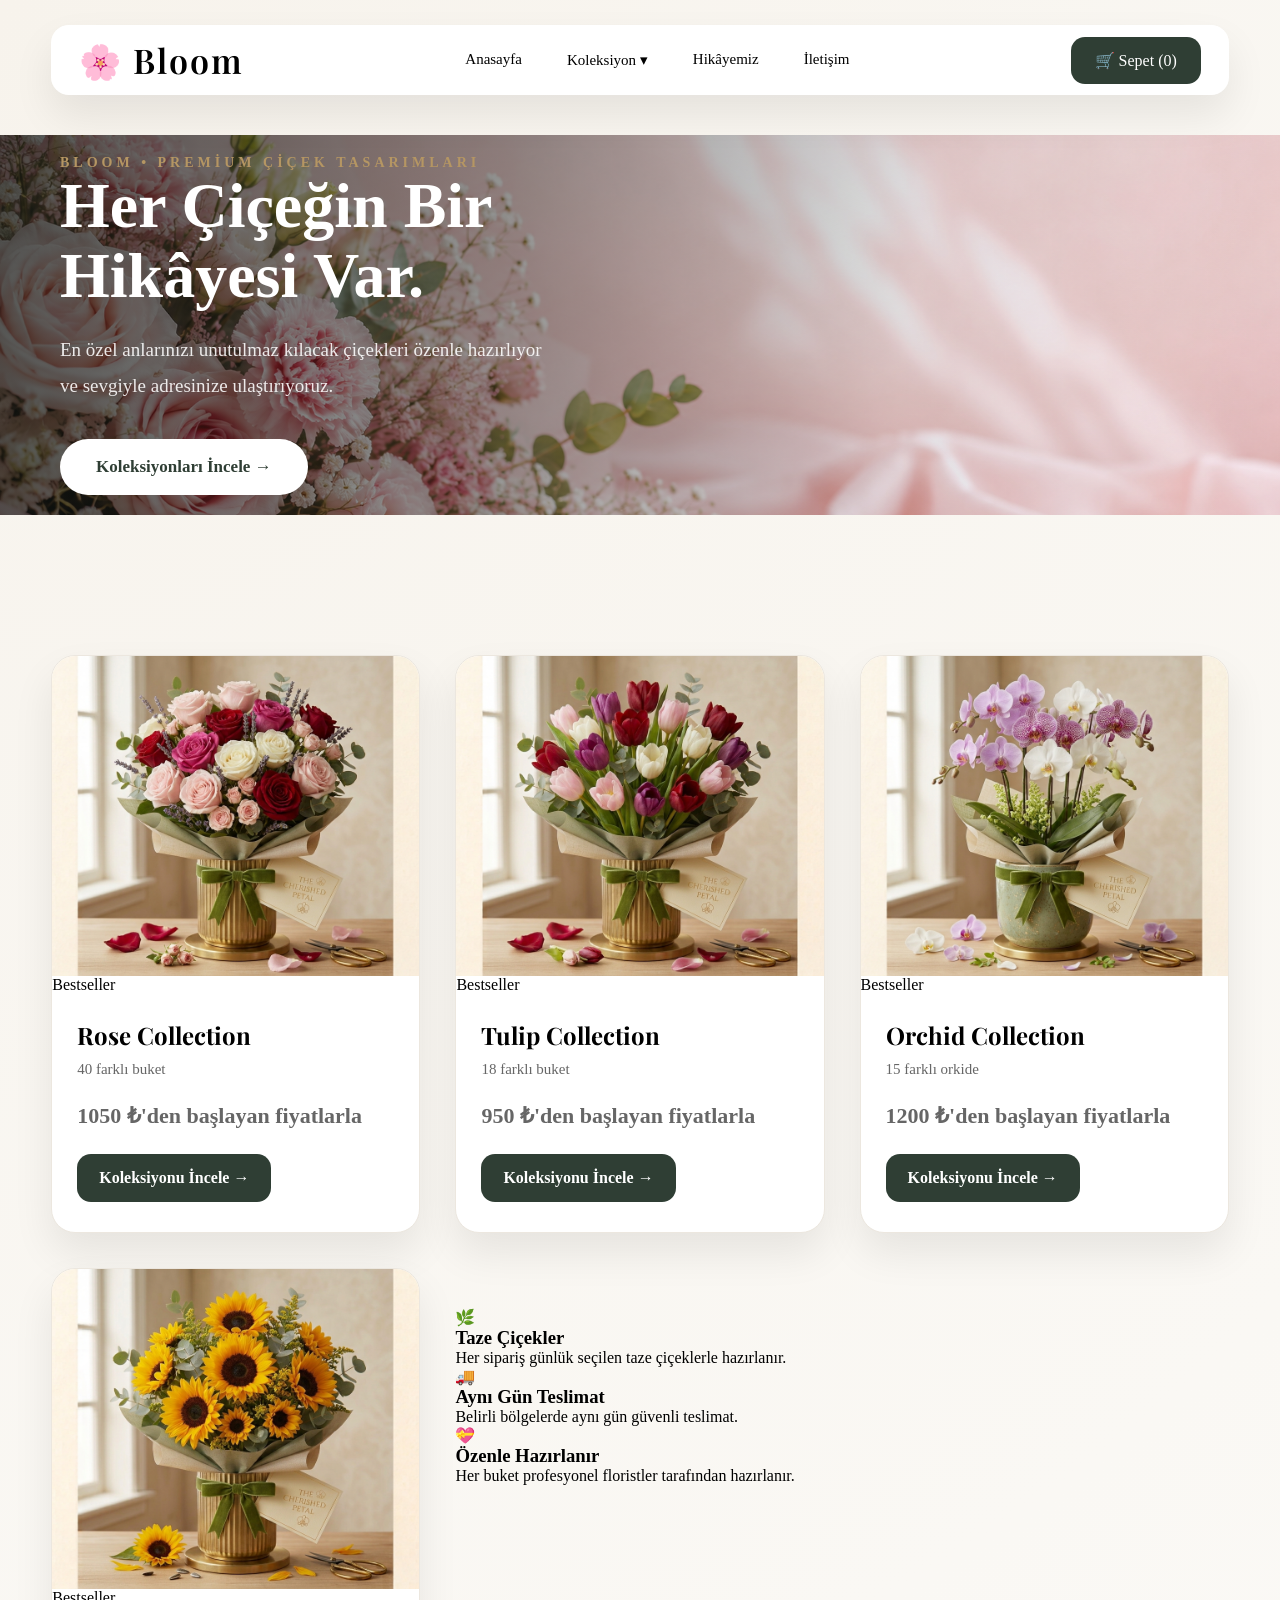
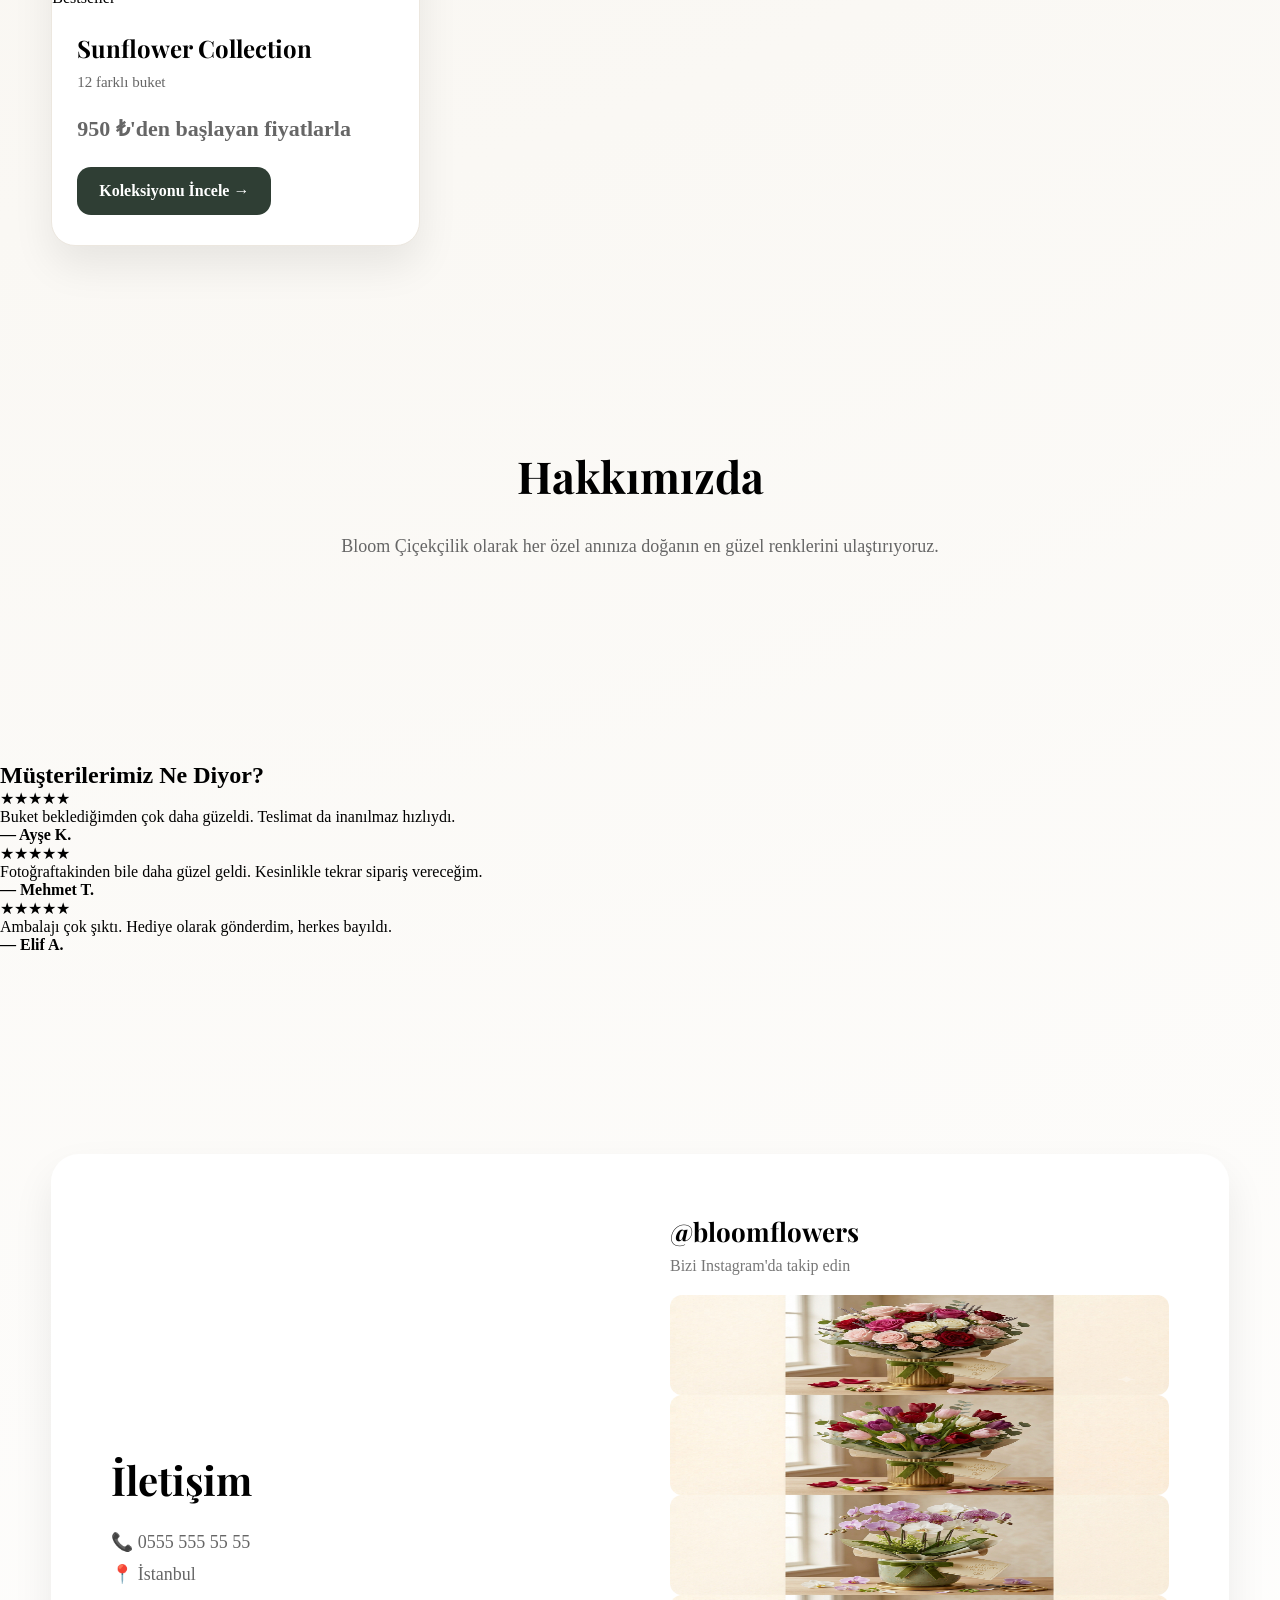
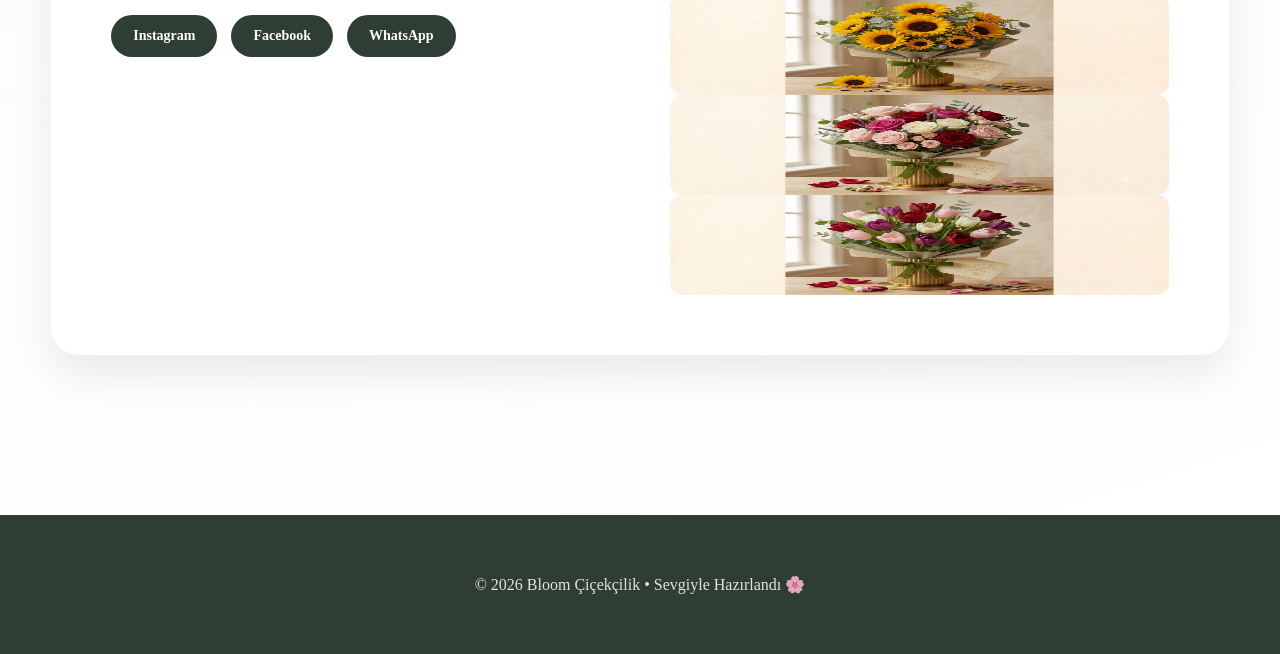
<file: index.html>
<!DOCTYPE html>
<html lang="tr">
<head>
    <link href="https://fonts.googleapis.com/css2?family=Playfair+Display:wght@400;500;600&family=Poppins:wght@300;400;500;600;700&display=swap" rel="stylesheet">
    <meta charset="UTF-8">
    <meta name="viewport" content="width=device-width, initial-scale=1.0">
    <title>Bloom Çiçekçilik</title>

    <link rel="preconnect" href="https://fonts.googleapis.com">
    <link rel="preconnect" href="https://fonts.gstatic.com" crossorigin>

    <link href="https://fonts.googleapis.com/css2?family=Poppins:wght@300;400;500;600;700&display=swap" rel="stylesheet">

    <link rel="stylesheet" href="style-v2.css?v=2">

</head>
<body>
    <div id="cart-message">
    🌸 Ürün sepete eklendi
</div>

<header>

<nav>

<div class="logo">
🌸 Bloom
</div>

<div class="menu-links">

    <a href="#">Anasayfa</a>

    <div class="dropdown">

        <a href="#flowers">Koleksiyon ▾</a>

       <div class="dropdown-content">

    <a href="gul.html">Gül Buketi</a>

    <a href="aycicegi.html">Ayçiçeği</a>

    <a href="lale.html">Lale Buketi</a>

    <a href="orkide.html">Orkide</a>

</div>

    </div>

    <a href="#about">Hikâyemiz</a>

    <a href="#contact">İletişim</a>

</div>
<div id="cart">
🛒 Sepet (<span id="cart-count">0</span>)
</div>
<div id="cart-panel">

<h3>🛒 Sepetim</h3>

<div id="cart-items">
Sepet boş
</div>

<p>
Toplam: <span id="cart-total">0</span> ₺
</p>

</div>

</nav>

<div class="hero">

    <img src="images/cicek.png" alt="Bloom" class="hero-bg">

    <div class="hero-content">

        <p class="hero-tag">
           Bloom • Premium Çiçek Tasarımları
        </p>

        <h1>
            Her Çiçeğin
Bir Hikâyesi Var.
        </h1>

        <p class="hero-text">

           En özel anlarınızı unutulmaz kılacak
çiçekleri özenle hazırlıyor ve
sevgiyle adresinize ulaştırıyoruz.

        </p>

        <a href="#flowers" class="btn">
           Koleksiyonları İncele →
        </a>

    </div>

</div>
</header>

<section class="collections" id="flowers">

    <div class="collection-card">

        <img src="images/gul.png" alt="Gül">
        <div class="badge">
    Bestseller
</div>

        <h2>Rose Collection</h2>

<p class="collection-count">
40 farklı buket
</p>

<p class="collection-price">
1050 ₺'den başlayan fiyatlarla
</p>

<a href="gul.html" class="collection-btn">
Koleksiyonu İncele →
</a>

    </div>

    <div class="collection-card">

        <img src="images/lale.jfif" alt="Lale">
<div class="badge">
    Bestseller
</div>
       <h2>Tulip Collection</h2>

<p class="collection-count">
18 farklı buket
</p>

<p class="collection-price">
950 ₺'den başlayan fiyatlarla
</p>

<a href="lale.html" class="collection-btn">
Koleksiyonu İncele →
</a>

    </div>

    <div class="collection-card">

        <img src="images/orkide.jfif" alt="Orkide">
<div class="badge">
    Bestseller
</div>
        <h2>Orchid Collection</h2>

<p class="collection-count">
15 farklı orkide
</p>

<p class="collection-price">
1200 ₺'den başlayan fiyatlarla
</p>

<a href="orkide.html" class="collection-btn">
Koleksiyonu İncele →
</a>

    </div>

    <div class="collection-card">

        <img src="images/aycicegi.png" alt="Ayçiçeği">
<div class="badge">
    Bestseller
</div>
       <h2>Sunflower Collection</h2>

<p class="collection-count">
12 farklı buket
</p>

<p class="collection-price">
950 ₺'den başlayan fiyatlarla
</p>

<a href="aycicegi.html" class="collection-btn">
Koleksiyonu İncele →
</a>

    </div>
    <section class="why-bloom">

    <div class="why-card">
        <span>🌿</span>
        <h3>Taze Çiçekler</h3>
        <p>Her sipariş günlük seçilen taze çiçeklerle hazırlanır.</p>
    </div>

    <div class="why-card">
        <span>🚚</span>
        <h3>Aynı Gün Teslimat</h3>
        <p>Belirli bölgelerde aynı gün güvenli teslimat.</p>
    </div>

    <div class="why-card">
        <span>💝</span>
        <h3>Özenle Hazırlanır</h3>
        <p>Her buket profesyonel floristler tarafından hazırlanır.</p>
    </div>

</section>

</section>

<section id="about">

<h2>Hakkımızda</h2>

<p>
Bloom Çiçekçilik olarak her özel anınıza doğanın en güzel renklerini ulaştırıyoruz.
</p>

</section>
<section class="reviews">

    <h2>Müşterilerimiz Ne Diyor?</h2>

    <div class="review-grid">

        <div class="review-card">

            <div class="stars">★★★★★</div>

            <p>
                Buket beklediğimden çok daha güzeldi.
                Teslimat da inanılmaz hızlıydı.
            </p>

            <h4>— Ayşe K.</h4>

        </div>

        <div class="review-card">

            <div class="stars">★★★★★</div>

            <p>
                Fotoğraftakinden bile daha güzel geldi.
                Kesinlikle tekrar sipariş vereceğim.
            </p>

            <h4>— Mehmet T.</h4>

        </div>

        <div class="review-card">

            <div class="stars">★★★★★</div>

            <p>
                Ambalajı çok şıktı.
                Hediye olarak gönderdim, herkes bayıldı.
            </p>

            <h4>— Elif A.</h4>

        </div>

    </div>

</section>

<section id="contact">

    <div class="contact-wrap">

        <div class="contact-info">

            <h2>İletişim</h2>

            <p>📞 0555 555 55 55</p>

            <p>📍 İstanbul</p>

            <div class="social-links">
                <a href="#" target="_blank">Instagram</a>
                <a href="#" target="_blank">Facebook</a>
                <a href="#" target="_blank">WhatsApp</a>
            </div>

        </div>

        <div class="contact-social">

            <h3>@bloomflowers</h3>

            <p>Bizi Instagram'da takip edin</p>

            <div class="instagram-grid">

                <img src="images/gul.png">

                <img src="images/lale.jfif">

                <img src="images/orkide.jfif">

                <img src="images/aycicegi.png">

                <img src="images/gul.png">

                <img src="images/lale.jfif">

            </div>

        </div>

    </div>

</section>

<footer>
    <p>© 2026 Bloom Çiçekçilik • Sevgiyle Hazırlandı 🌸</p>
</footer>

<script src="script.js"></script>

</body>
</html>
</file>
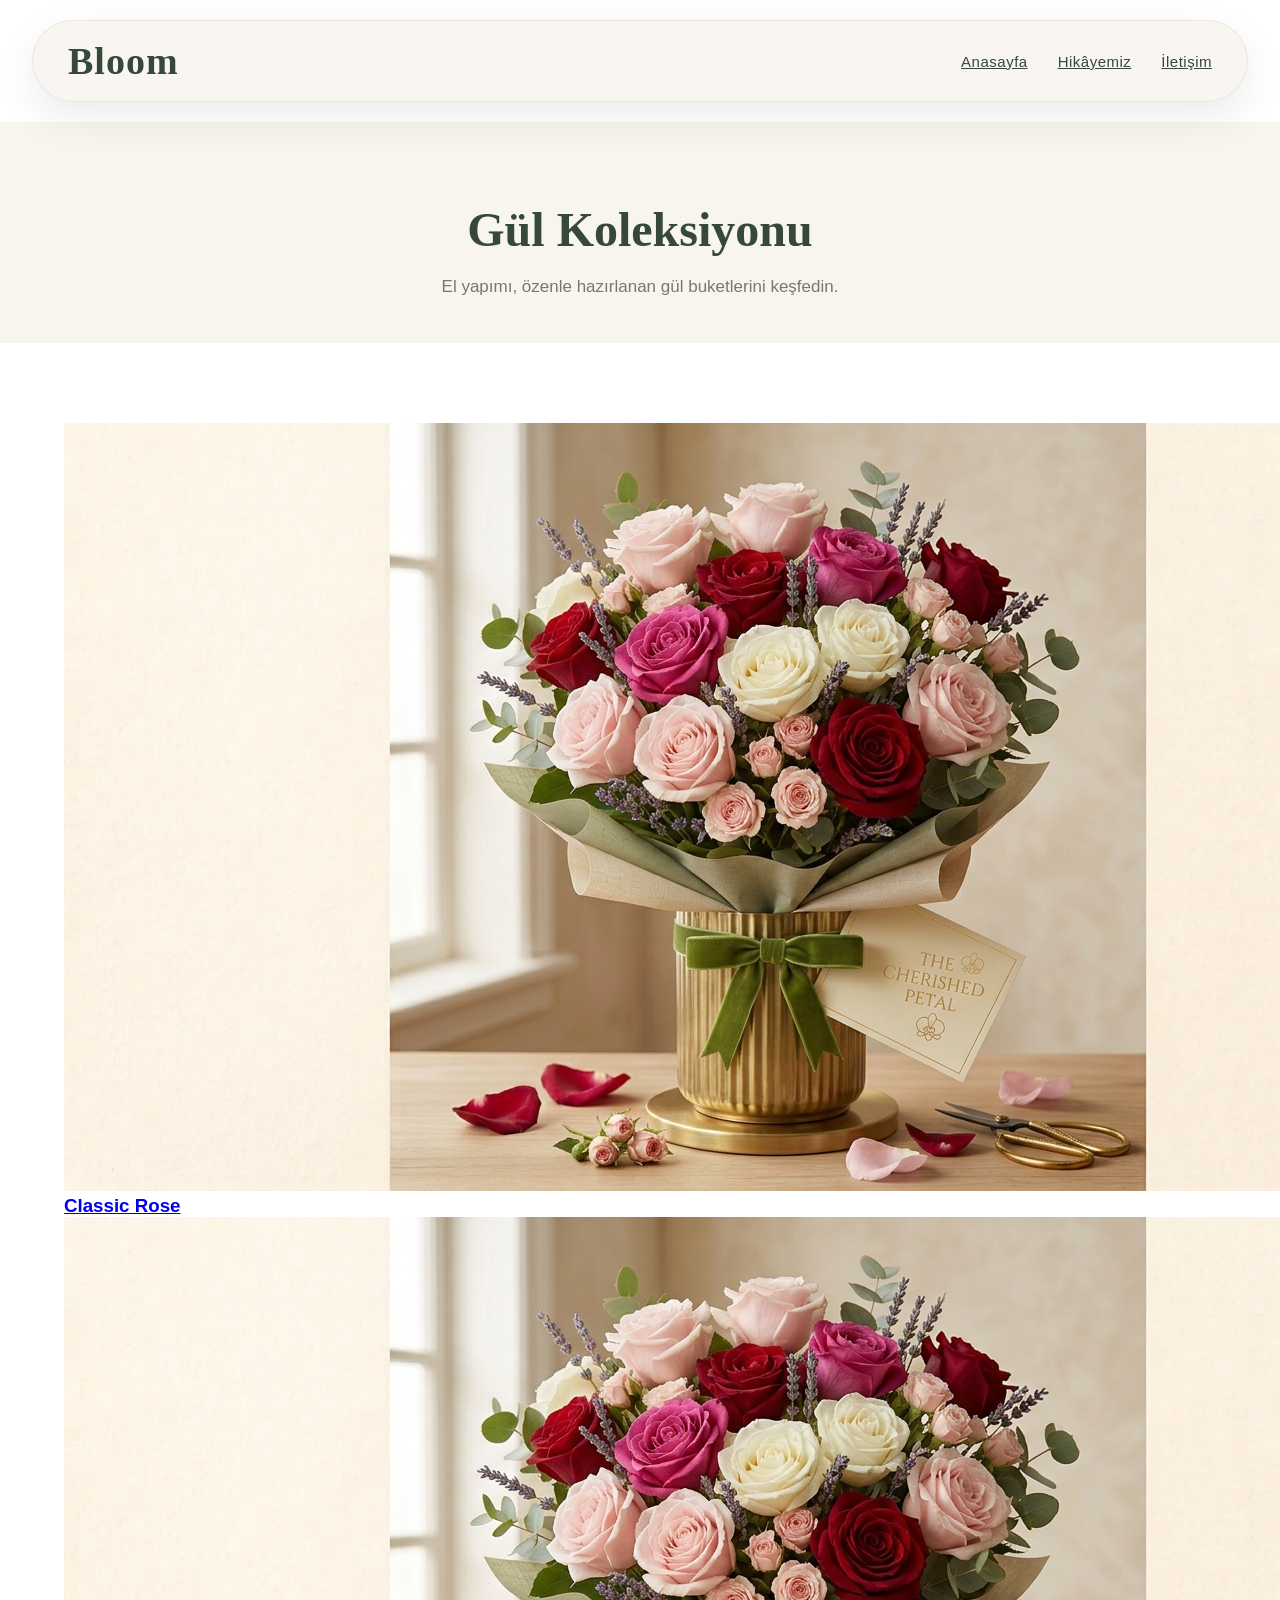
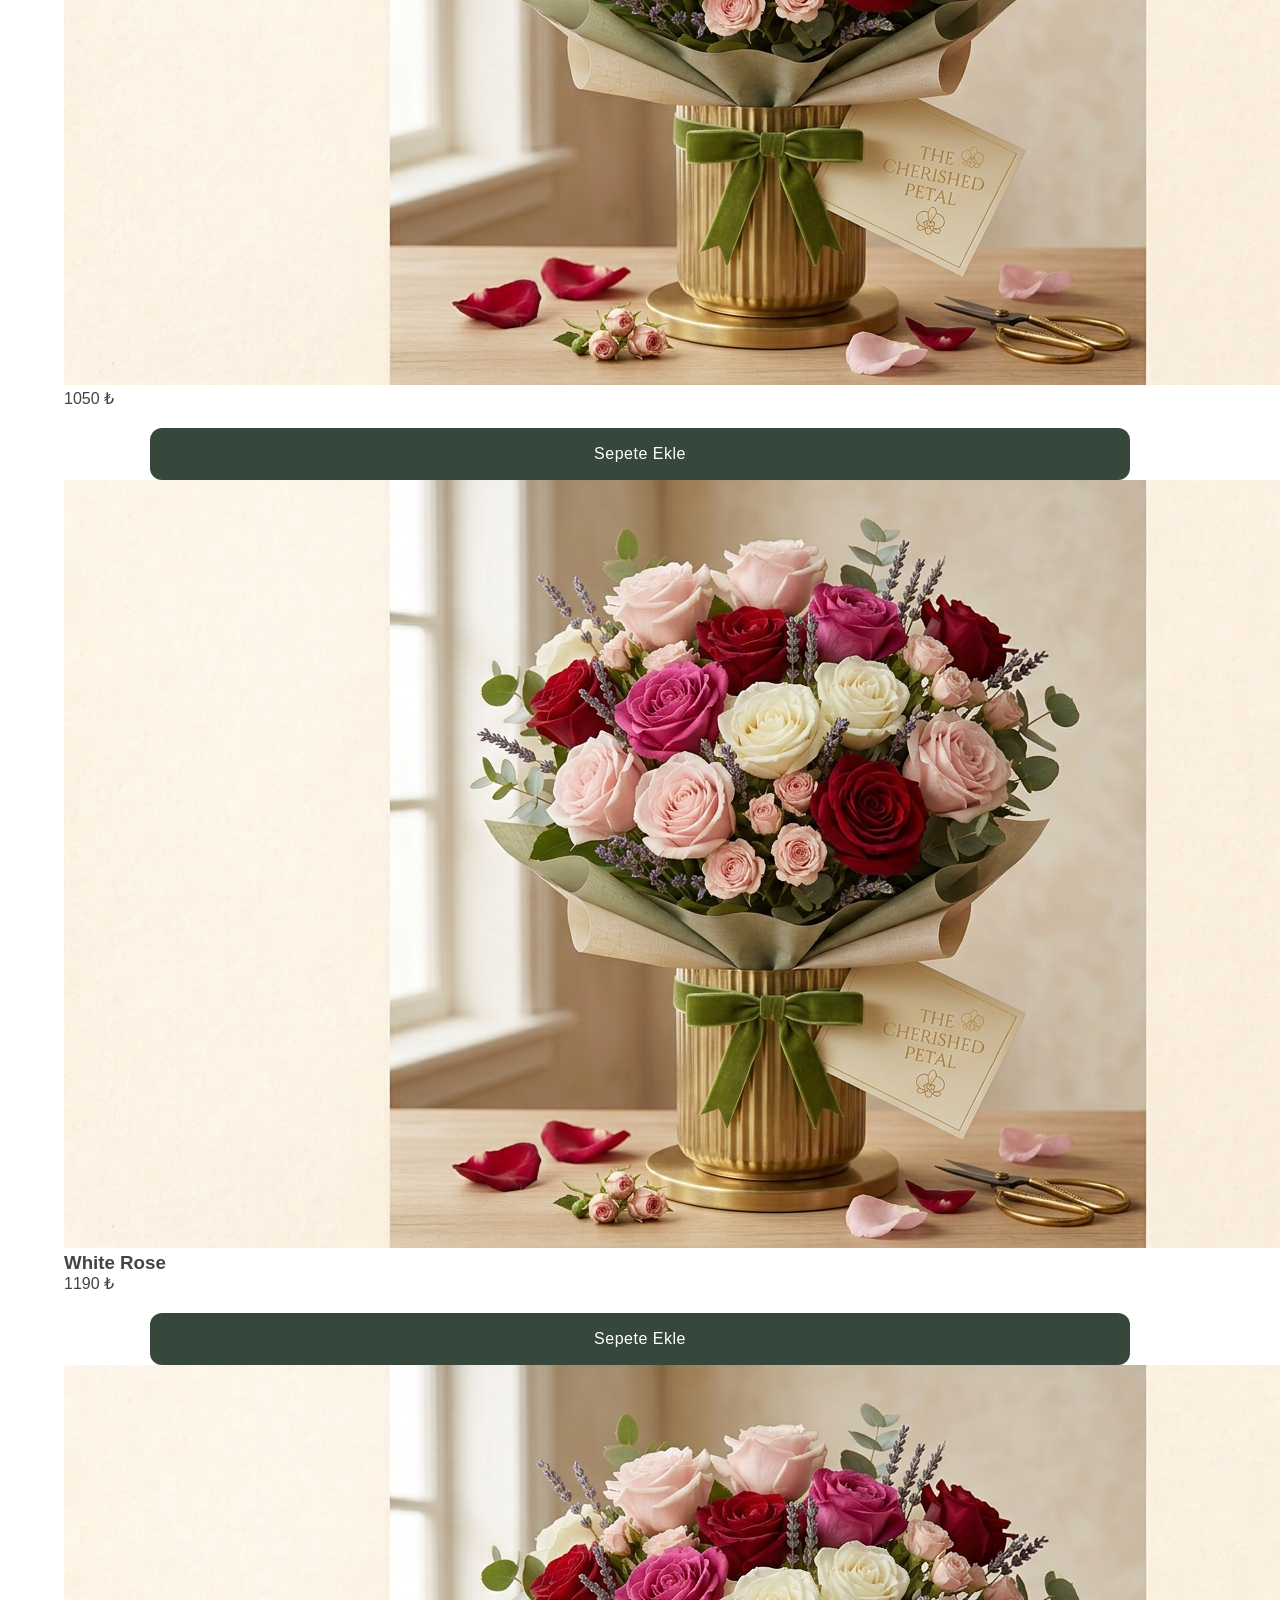
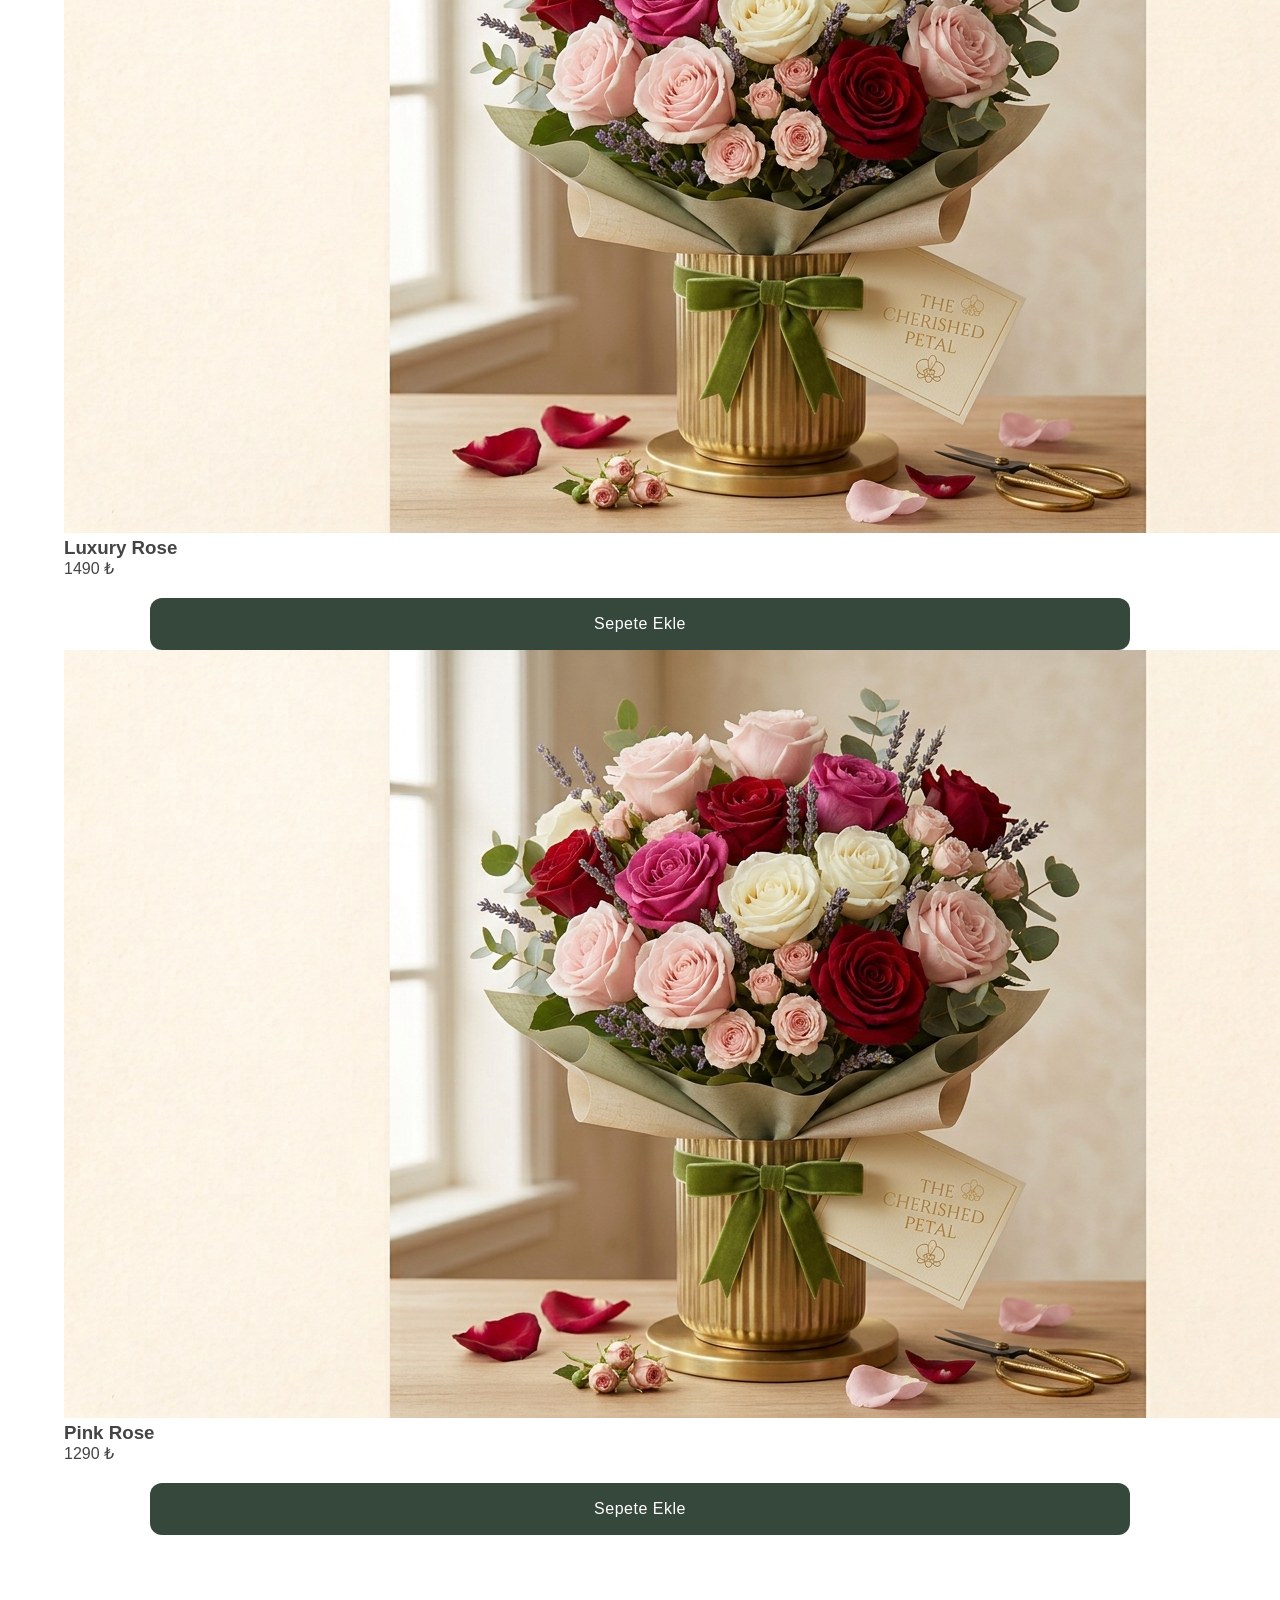
<file: gul.html>
<!DOCTYPE html>
<html lang="tr">

<head>

<meta charset="UTF-8">

<meta name="viewport" content="width=device-width, initial-scale=1.0">

<title>Gül Buketleri | Bloom</title>

<link rel="stylesheet" href="style.css">

</head>

<body>

<header>

<nav>

<div class="logo">
Bloom
</div>

<div class="menu-links">

<a href="index.html">Anasayfa</a>

<a href="index.html#about">Hikâyemiz</a>

<a href="index.html#contact">İletişim</a>

</div>

</nav>

</header>
<section class="collection-hero">

    <h1>Gül Koleksiyonu</h1>

    <p>
        El yapımı, özenle hazırlanan gül buketlerini keşfedin.
    </p>

</section>

<section class="flowers">



<div class="products-grid">

    <div class="product-card">

        <img src="images/gul.png">

        <h3>

<a href="product.html">

Classic Rose

</a>

</h3>
<a href="product.html">

<img src="images/gul.png" alt="Classic Rose">

</a>

        <p>1050 ₺</p>

        <button class="add-to-cart">
            Sepete Ekle
        </button>

    </div>

    <div class="product-card">

        <img src="images/gul.png">

        <h3>White Rose</h3>

        <p>1190 ₺</p>

        <button class="add-to-cart">
            Sepete Ekle
        </button>

    </div>

    <div class="product-card">

        <img src="images/gul.png">

        <h3>Luxury Rose</h3>

        <p>1490 ₺</p>

        <button class="add-to-cart">
            Sepete Ekle
        </button>

    </div>

    <div class="product-card">

        <img src="images/gul.png">

        <h3>Pink Rose</h3>

        <p>1290 ₺</p>

        <button class="add-to-cart">
            Sepete Ekle
        </button>

    </div>

</div>

</section>

</body>

</html>
</file>
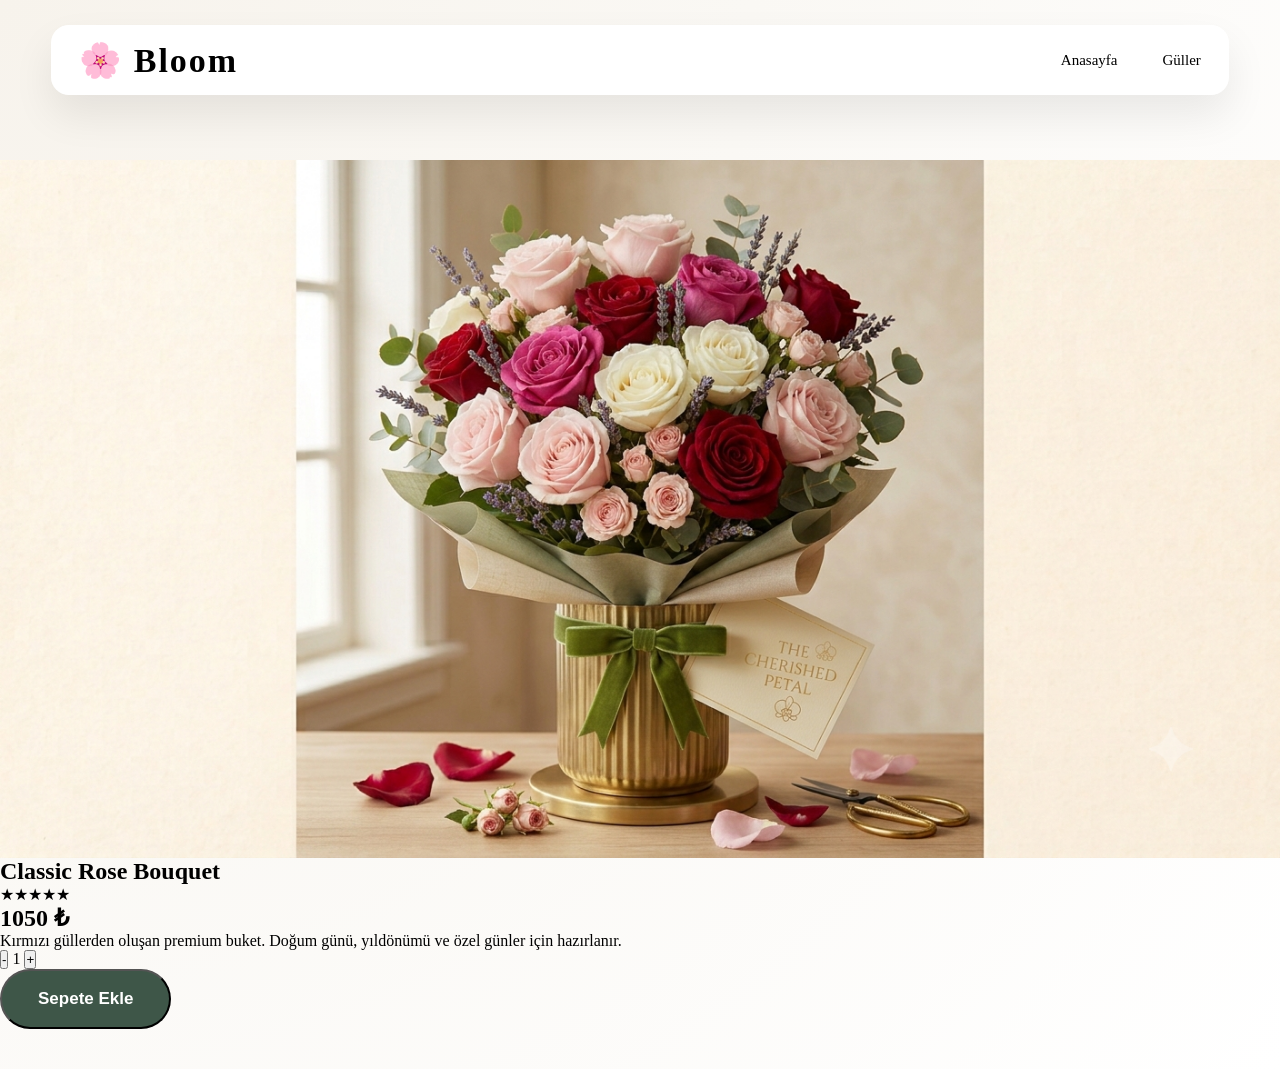
<file: product.html>
<!DOCTYPE html>
<html lang="tr">
<head>

<meta charset="UTF-8">

<meta name="viewport" content="width=device-width, initial-scale=1.0">

<title>Classic Rose | Bloom</title>

<link rel="stylesheet" href="style-v2.css">

</head>

<body>

<nav>

<div class="logo">🌸 Bloom</div>

<div class="menu-links">

<a href="index.html">Anasayfa</a>

<a href="gul.html">Güller</a>

</div>

</nav>

<section class="product-page">

<div class="product-image">

<img src="images/gul.png" alt="Classic Rose">

</div>

<div class="product-info">

<h1>Classic Rose Bouquet</h1>

<div class="rating">
★★★★★
</div>

<h2>1050 ₺</h2>

<p>

Kırmızı güllerden oluşan premium buket.
Doğum günü, yıldönümü ve özel günler için hazırlanır.

</p>

<div class="quantity">

<button>-</button>

<span>1</span>

<button>+</button>

</div>

<button class="btn">

Sepete Ekle

</button>

</div>

</section>

</body>

</html>
</file>
<file: style-v2.css>
section{

    padding:40px 0;

}
/* =========================
   BLOOM 3.0 DESIGN SYSTEM
========================= */

*{
    margin:0;
    padding:0;
    box-sizing:border-box;
}

html{
    scroll-behavior:smooth;
}

body{

    background:

    radial-gradient(circle at top left,#F7F3EC 0%,#FAF8F4 45%,#FFFFFF 100%);

}

a{
    text-decoration:none;
    color:inherit;
}

img{
    display:block;
    width:100%;
}

:root{

--bg:#F8F7F4;

--white:#ffffff;

--text:#2E2E2E;

--green:#4D6658;

--gold:#B59663;

--border:#E8E4DD;

--accent:#B59663;

--shadow:0 20px 40px rgba(0,0,0,.08);

}
/* =========================
        NAVBAR
========================= */

nav{
position:sticky;

top:20px;

backdrop-filter:blur(14px);

background:rgba(255,255,255,.88);

z-index:999;
    width:92%;

    max-width:1350px;

    height:70px;

    margin:25px auto;

    padding:0 28px;

    display:flex;

    justify-content:space-between;

    align-items:center;

    background:white;

    border-radius:18px;

    box-shadow:var(--shadow);

}

.logo{

    font-family:'Playfair Display',serif;

    font-size:34px;

    letter-spacing:2px;

    font-weight:600;

}

.menu-links{

    display:flex;

    gap:45px;

}

.menu-links a{

    font-size:15px;

    font-weight:500;

    transition:.3s;

}

.menu-links a:hover{

    color:var(--accent);

}

#cart{

    padding:14px 24px;

    border-radius:14px;

    background:#2F3E34;

    color:white;

    cursor:pointer;

    transition:.3s;

}

#cart:hover{

    background:#8A6A44;

}
/* =========================
          HERO
========================= */

.hero{

    position:relative;

    width:100%;

    min-height:380px;

    margin:40px 0 100px;

    overflow:hidden;

    display:flex;

    align-items:center;

}

.hero-bg{

    position:absolute;

    inset:0;

    width:100%;

    height:100%;

    object-fit:cover;

    z-index:0;

}

.hero::after{

    content:"";

    position:absolute;

    inset:0;

    background:linear-gradient(
        100deg,
        rgba(20,24,20,.72) 0%,
        rgba(20,24,20,.45) 40%,
        rgba(20,24,20,.12) 70%,
        rgba(20,24,20,0) 100%
    );

    z-index:1;

}

.hero-content{

    position:relative;

    z-index:2;

    width:92%;

    max-width:620px;

    margin:0 auto 0 60px;

    color:white;

}

.hero-content h1{

    font-size:64px;

    line-height:1.1;

    color:white;

}

.hero-tag{

    color:var(--gold);

    text-transform:uppercase;

    letter-spacing:4px;

    font-size:14px;

    font-weight:600;

}

.hero-text{

    max-width:500px;

    font-size:19px;

    line-height:1.9;

    color:rgba(255,255,255,.88);

    margin:20px 0 35px;

}

.hero-content .btn{

    background:white;

    color:#2F3E34;

}

.hero-content .btn:hover{

    background:var(--accent);

    color:white;

}
.btn{

    display:inline-block;

    padding:18px 36px;

    border-radius:50px;

    background:#3E5648;

    color:white;

    font-weight:600;

    transition:.3s;
    font-size:17px;

}

.btn:hover{

    background:var(--accent);

    transform:translateY(-3px);

}
/* =========================
     COLLECTIONS
========================= */

.collections{

    width:92%;
    max-width:1350px;

    margin:100px auto;

    display:grid;

    grid-template-columns:repeat(auto-fit,minmax(280px,1fr));

    gap:35px;

}
.collection-count{

    color:#777;
    margin-bottom:10px;
    font-size:15px;

}

.collection-price{

    font-size:22px;
    font-weight:700;
    color:#2F3E34;
    margin-bottom:25px;

}

.collection-card{
    position:relative;

    border:1px solid #ECE7DF;

    background:var(--white);

    border-radius:24px;

    overflow:hidden;

    box-shadow:var(--shadow);

    transition:.35s;

}

.collection-card:hover{

    transform:translateY(-12px);

    box-shadow:
    0 30px 60px rgba(0,0,0,.12);

}
.collection-card img{

    height:320px;

    object-fit:cover;

}

.collection-card h2{

    margin:25px;

    margin-bottom:10px;

    font-family:'Playfair Display',serif;

}

.collection-card p{

    margin:0 25px 25px;

    color:#666;

}

.collection-btn{

    display:inline-flex;

    align-items:center;

    gap:10px;

    margin:0 25px 30px;

    padding:15px 22px;

    border-radius:14px;

    background:#2F3E34;

    color:white;

    font-weight:600;

}

.collection-btn:hover{

    background:#8A6A44;

    transform:translateX(6px);

}
/* =========================
      DROPDOWN MENU
========================= */

.dropdown{
    position:relative;
}

.dropdown-content{

    position:absolute;
    top:42px;
    left:0;

    min-width:220px;

    background:var(--white);

    border-radius:16px;

    box-shadow:var(--shadow);

    display:none;

    overflow:hidden;

}

.dropdown-content a{

    display:block;

    padding:14px 18px;

    transition:.3s;

}

.dropdown-content a:hover{

    background:#F4F1EC;

    color:var(--accent);

}

.dropdown:hover .dropdown-content{

    display:block;

}

/* =========================
      ABOUT & CONTACT
========================= */

#about{

    width:92%;
    max-width:900px;

    margin:120px auto;

    text-align:center;

}

#about h2{

    font-family:'Playfair Display',serif;

    font-size:44px;

    margin-bottom:25px;

}

#about p{

    color:#666;

    line-height:1.8;

    font-size:18px;

}

#contact{

    width:92%;

    max-width:1300px;

    margin:120px auto;

}

.contact-wrap{

    display:grid;

    grid-template-columns:1fr 1fr;

    gap:60px;

    align-items:center;

    background:white;

    border-radius:28px;

    box-shadow:var(--shadow);

    padding:60px;

}

.contact-info,
.contact-social{

    text-align:left;

}

.contact-info h2{

    font-family:'Playfair Display',serif;

    font-size:40px;

    margin-bottom:20px;

}

.contact-info p{

    color:#666;

    line-height:1.8;

    font-size:18px;

}

.social-links{

    display:flex;

    flex-wrap:wrap;

    gap:14px;

    margin-top:25px;

}

.social-links a{

    padding:13px 22px;

    border-radius:50px;

    background:#2F3E34;

    color:white;

    font-weight:600;

    font-size:14px;

    transition:.3s;

}

.social-links a:hover{

    background:#8A6A44;

    transform:translateY(-3px);

}

.contact-social h3{

    font-family:'Playfair Display',serif;

    font-size:26px;

    margin-bottom:8px;

}

.contact-social > p{

    color:#777;

    margin-bottom:20px;

}

.contact-social .instagram-grid{

    grid-template-columns:repeat(3,1fr);

    gap:12px;

}

.contact-social .instagram-grid img{

    height:100px;

    border-radius:12px;

}

@media(max-width:900px){

    .contact-wrap{

        grid-template-columns:1fr;

        padding:35px;

        text-align:center;

    }

    .contact-info,
    .contact-social{

        text-align:center;

    }

    .social-links{

        justify-content:center;

    }

}

/* =========================
        FOOTER
========================= */

footer{

    margin-top:120px;

    background:#2F3E34;

    color:white;

    padding:60px 20px;

    text-align:center;

}

footer p{

    opacity:.85;

}

/* =========================
      CART MESSAGE
========================= */

#cart-message{

    position:fixed;

    top:25px;

    right:25px;

    background:#2F3E34;

    color:white;

    padding:16px 24px;

    border-radius:14px;

    opacity:0;

    transform:translateY(-20px);

    transition:.35s;

    pointer-events:none;

    z-index:9999;

}

#cart-message.show{

    opacity:1;

    transform:translateY(0);

}

/* =========================
      CART PANEL
========================= */

#cart-panel{

    position:absolute;

    right:0;

    top:90px;

    width:320px;

    background:white;

    border-radius:18px;

    box-shadow:var(--shadow);

    padding:24px;

    display:none;

}

#cart-panel h3{

    margin-bottom:20px;

}

#cart-items{

    margin-bottom:20px;

}

/* =========================
      RESPONSIVE
========================= */

@media(max-width:900px){
.hero{
        min-height:320px; 
    nav{

        flex-direction:column;

        height:auto;

        padding:25px;

        gap:20px;

    }

    .menu-links{

        flex-direction:column;

        gap:18px;

        text-align:center;

    }

    .hero{

        min-height:520px;

        text-align:center;

    }

    .hero-content{

        margin:0 auto;

        padding:0 24px;

        max-width:100%;

    }

    .hero-content h1{

        font-size:42px;

    }

    .hero-text{

        margin:20px auto 30px;

    }

}
/* =========================
        WHY BLOOM
========================= */

.why-bloom{

    width:92%;
    max-width:1300px;

    margin:120px auto;

    display:grid;

    grid-template-columns:repeat(3,1fr);

    gap:35px;

}

.why-card{

    background:white;

    padding:45px;

    border-radius:24px;

    text-align:center;

    box-shadow:var(--shadow);

    transition:.35s;

}

.why-card:hover{

    transform:translateY(-8px);

}

.why-card span{

    font-size:42px;

}

.why-card h3{

    margin:20px 0;

    font-family:'Playfair Display',serif;

}

.why-card p{

    color:#666;

    line-height:1.8;

}

.fade-in{

    animation:fadeIn .8s ease;

}

@keyframes fadeIn{

    from{

        opacity:0;

    }

    to{

        opacity:1;

    }

}
.badge{

    position:absolute;

    top:18px;

    left:18px;

    background:#2F3E34;

    color:white;

    padding:8px 14px;

    border-radius:50px;

    font-size:13px;

}
/* =========================
      REVIEWS
========================= */

.reviews{

    width:92%;
    max-width:1300px;

    margin:120px auto;

    text-align:center;

}

.reviews h2{

    font-family:'Playfair Display',serif;

    font-size:46px;

    margin-bottom:50px;

}

.review-grid{

    display:grid;

    grid-template-columns:repeat(auto-fit,minmax(300px,1fr));

    gap:30px;

}

.review-card{

    background:white;

    padding:40px;

    border-radius:24px;

    box-shadow:var(--shadow);

    transition:.35s;

}

.review-card:hover{

    transform:translateY(-10px);

}

.stars{

    color:#D4A017;

    font-size:22px;

    margin-bottom:20px;

}

.review-card p{

    line-height:1.8;

    color:#666;

    margin-bottom:20px;

}

.review-card h4{

    color:var(--accent);

    font-weight:600;

}
/* PRODUCTS */

.products-grid{

    width:92%;

    max-width:1300px;

    margin:70px auto;

    display:grid;

    grid-template-columns:repeat(auto-fit,minmax(260px,1fr));

    gap:35px;

}

.product-card{

    background:white;

    border-radius:24px;

    overflow:hidden;

    box-shadow:var(--shadow);

    transition:.35s;

}

.product-card:hover{

    transform:translateY(-8px);

}

.product-card img{

    height:320px;

    object-fit:cover;

}

.product-card h3{

    margin:25px;

    margin-bottom:10px;

}

.product-card p{

    margin:0 25px 25px;

    color:#666;

}

.product-card button{

    margin:0 25px 30px;

    width:calc(100% - 50px);

    height:52px;

    border:none;

    border-radius:14px;

    background:#2F3E34;

    color:white;

    cursor:pointer;

}

.product-card button:hover{

    background:#8A6A44;

}
/* PRODUCT PAGE */

.product-page{

    width:92%;
    max-width:1300px;

    margin:80px auto;

    display:grid;

    grid-template-columns:1fr 1fr;

    gap:70px;

    align-items:center;

}

.product-image img{

    border-radius:24px;

    box-shadow:var(--shadow);

}

.product-info h1{

    font-size:52px;

    font-family:'Playfair Display',serif;

}

.product-info h2{

    margin:25px 0;

    font-size:34px;

}

.rating{

    color:gold;

    margin:20px 0;

    font-size:22px;

}

.product-info p{

    line-height:1.9;

    color:#666;

    margin-bottom:35px;

}

.quantity{

    display:flex;

    align-items:center;

    gap:20px;

    margin-bottom:35px;

}

.quantity button{

    width:42px;

    height:42px;

    border:none;

    border-radius:10px;

    background:#2F3E34;

    color:white;

    cursor:pointer;

}

.quantity span{

    font-size:20px;

    font-weight:600;

}
/* INSTAGRAM */

.instagram{

    width:92%;

    max-width:1300px;

    margin:120px auto;

    text-align:center;

}

.instagram h2{

    font-family:'Playfair Display',serif;

    font-size:42px;

}

.instagram p{

    color:#777;

    margin:15px 0 45px;

}

.instagram-grid{

    display:grid;

    grid-template-columns:repeat(3,1fr);

    gap:20px;

}

.instagram-grid img{

    height:280px;

    object-fit:cover;

    border-radius:20px;

    transition:.35s;

}

.instagram-grid img:hover{

    transform:scale(1.05);

}
</file>
<file: style.css>
/* ===== GENEL ===== */


     *{
    margin:0;
    padding:0;
    box-sizing:border-box;

    transition:
        background-color .3s ease,
        color .3s ease,
        transform .3s ease,
        box-shadow .3s ease;
}

html{
    scroll-behavior:smooth;
}

body{
    font-family:'Poppins',sans-serif;
    background:#ffffff;
    color:#444;
}

/* ===== HEADER ===== */

header{
    position:relative;
    top:0;
    z-index:1000;

    display:flex;
    flex-direction:column;

    padding:0;

    background:transparent;

    box-shadow:none;
}
/* ===== MENÜ ===== */

nav{
    position:sticky;
    top:18px;
    width:95%;
    max-width:1250px;
    margin:20px auto;
    padding:18px 35px;

    display:flex;
    justify-content:space-between;
    align-items:center;

    background:rgba(255,255,255,.78);
    backdrop-filter:blur(16px);

    border:1px solid rgba(255,255,255,.7);

    border-radius:60px;

    box-shadow:
    0 10px 35px rgba(217,123,152,.08);

    z-index:999;
}

.menu-links{
    display:flex;
    align-items:center;
    gap:30px;
}
.menu-links a{

    font-size:15px;

    font-weight:500;

    color:#555;

    padding:8px 0;

    position:relative;

}
.menu-links a::after{

    content:"";

    position:absolute;

    left:0;

    bottom:-4px;

    width:0;

    height:2px;

    background:#8A6A44;

    transition:.3s;

}

.menu-links a:hover::after{

    width:100%;

}
.menu-links a:hover{

    color:#d97b98;

}

.menu-links a:hover::after{

    width:100%;

}
.logo{

    font-family:'Playfair Display',serif;

    font-size:32px;

    font-weight:600;

    letter-spacing:2px;

    color:#2F3E34;

}
.logo:hover{
    color:#c48a8a;

}

.menu-links a:hover{

    background:white;

    color:#d97b98;

    box-shadow:0 8px 20px rgba(217,123,152,.12);

}
#cart{

    background:#2F3E34;

    color:white;

    padding:14px 22px;

    border-radius:14px;

    font-size:15px;

}
#cart:hover{

    background:#8A6A44;

}

/* ===== HERO ===== */

.hero{

    min-height:85vh;

    display:grid;

    grid-template-columns:1fr 1fr;

    align-items:center;

    gap:70px;

    max-width:1300px;

    margin:auto;

    padding:60px;

}

.hero h1{
    font-family:'Playfair Display',serif;
    font-size:58px;
    font-weight:500;
    letter-spacing:-1px;
    color:#5b4343;
    margin-bottom:20px;
}

.hero-features div{
    background:white;
    padding:15px 22px;
    border-radius:30px;
    box-shadow:0 6px 18px rgba(0,0,0,.08);
}
/* ===== ÇİÇEKLER ===== */

.flowers{
    width:90%;
    max-width:1200px;
    margin:80px auto;
    display:grid;
    grid-template-columns:repeat(auto-fit,minmax(250px,1fr));
    gap:30px;
}

.card{
    background:white;
    border-radius:22px;
    overflow:hidden;
    transition:.35s;
    box-shadow:0 10px 30px rgba(0,0,0,.06);
    padding-bottom:30px;
    text-align:center;
     padding-bottom:25px;
}


.price{
    display:flex;
    justify-content:center;
    align-items:center;
    width:100%;
    font-size:28px;
    font-weight:700;
    color:#5a4343;
    margin:15px 0;
}
.card h2,
.card p,
.buy-btn{
    display:block;
    margin:20px auto 0;
}
.card p{
    width:100%;
    text-align:center;
    font-size:20px;
    font-weight:600;
    color:#555;
}

.card:hover{

    transform:translateY(-8px);

    box-shadow:0 20px 45px rgba(0,0,0,.12);

}

.card img{
    width:100%;
    height:250px;
    object-fit:cover;
    display:block;
    transition:.4s;
}

.card:hover img{

    transform:scale(1.08);

}

.card h2{
    margin-top:20px;
    color:#d97b98;
    font-size:24px;
}

.card p{
    margin:15px 0;
    font-size:20px;
    font-weight:600;
    color:#555;
}

.buy-btn{
    width:85%;
    height:52px;

    border:none;
    border-radius:30px;

    background:linear-gradient(135deg,#f58cab,#e56d95);
    color:white;

    font-size:18px;
    font-weight:600;

    cursor:pointer;

    transition:.35s;
    box-shadow:0 12px 25px rgba(229,109,149,.25);
}
.buy-btn:active{
    transform:scale(.95);
}

.buy-btn::after{
    content:"";
   
}

.btn{

    background:#2F3E34;

    color:white;

    padding:18px 34px;

    border-radius:14px;

    display:inline-block;

    font-weight:600;

}
.btn:hover{

    background:#8A6A44;

}
.buy-btn:hover{
    transform:translateY(-4px) scale(1.03);

    box-shadow:0 18px 35px rgba(229,109,149,.35);
}
/* ===== HERO DETAYLARI ===== */

.hero-text{
    max-width:650px;
    margin:0 auto 35px;
    line-height:1.8;
    font-size:19px;
}

.hero-features{
    display:flex;
    justify-content:center;
    gap:40px;
    margin-top:45px;
    flex-wrap:wrap;
}

.hero-features div{
    background:white;
    padding:14px 22px;
    border-radius:30px;
    box-shadow:0 6px 18px rgba(0,0,0,.08);
    font-weight:500;

}
:root{
    --primary:#d97b98;
    --primary-light:#ffe8ef;
    --background:#fff8fb;
}
/* ===== HAKKIMIZDA & İLETİŞİM ===== */

#about,
#contact{
    max-width:900px;
    margin:90px auto;
    padding:0 25px;
    text-align:center;
}

#about h2,
#contact h2{
    font-size:38px;
    color:#d97b98;
    margin-bottom:25px;
}

#about p,
#contact p{
    font-size:18px;
    line-height:1.9;
    color:#666;
}
/* ===== FOOTER ===== */

footer{

    padding:50px;

    text-align:center;

    color:#777;

    background:#faf7f6;

}

footer p{
    color:#888;
    font-size:15px;
}
/* ===== PREMIUM KART DOKUNUŞU ===== */

.card{
    position:relative;
}

.card::before{
    content:"";
    position:absolute;
    top:0;
    left:0;
    width:100%;
    height:5px;
    background:linear-gradient(90deg,#f58cab,#d97b98);
    transform:scaleX(0);
    transform-origin:left;
    transition:.4s;
}

.card:hover::before{
    transform:scaleX(1);
}

.card:hover{
    transform:translateY(-12px);
    box-shadow:0 25px 50px rgba(217,123,152,.18);
}
/* ===== SEPET BİLDİRİMİ ===== */

#cart-message{
    position:fixed;

    top:30px;
    right:30px;

    background:rgba(255,255,255,.85);

    backdrop-filter:blur(15px);

    color:#b65f7c;

    padding:18px 28px;

    border-radius:30px;

    font-size:16px;

    font-weight:600;

    box-shadow:0 15px 40px rgba(217,123,152,.18);

    border:1px solid rgba(255,255,255,.8);

    opacity:0;

    transform:translateY(-20px);

    pointer-events:none;

    transition:.4s;

    z-index:9999;
}


#cart-message.show{

    opacity:1;

    transform:translateY(0);

}
/* ===== HERO ANİMASYON ===== */

.hero h1{
    animation:fadeDown .8s ease forwards;
     color:#5b4343;
}

.hero-text{
    animation:fadeUp 1s ease .2s forwards;
    opacity:0;
}

.hero .btn{
    animation:fadeUp 1s ease .4s forwards;
    opacity:0;
}


@keyframes fadeDown{

    from{
        opacity:0;
        transform:translateY(-30px);
    }

    to{
        opacity:1;
        transform:translateY(0);
    }

}


@keyframes fadeUp{

    from{
        opacity:0;
        transform:translateY(30px);
    }

    to{
        opacity:1;
        transform:translateY(0);
    }

}
.hero {
    background-image: url("images/cicek.png");
    background-size: cover;
    background-position: center;
    background-repeat: no-repeat;
    height: 450px;

    display: flex;
    flex-direction: column;
    justify-content: center;
    align-items: center;

    color: white;
    text-align: center;
}
.hero::before {
    content:"";
    position:absolute;
    inset:0;
    background:rgba(255,255,255,0.15);

}

.hero {
    width: 100%;
    height: 300px;

    background-image: url("images/cicek.png");
    background-size: cover;
    background-position: center;
    background-repeat: no-repeat;

    display: flex;
    flex-direction: column;
    justify-content: center;
    align-items: center;

    color: white;
    text-align: center;
}
.hero h1,
.hero p {
    position:relative;
    z-index:1;
      color:#5b4343;
    font-weight:600;
    text-shadow:0 2px 8px rgba(255,255,255,0.6);
}
.hero-features div{
    color:#5b4343;
    font-weight:600;
}
.buy-btn{
    width:85%;
    height:56px;

    border:none;
    border-radius:35px;

    background:linear-gradient(135deg,#e88aa5,#d45f85);

    color:white;

    font-size:19px;
    font-weight:700;

    cursor:pointer;

    box-shadow:
    0 12px 25px rgba(212,95,133,.35);

    transition:.35s;

    position:relative;
    overflow:hidden;
}


.buy-btn:hover{
    transform:translateY(-5px) scale(1.04);

    box-shadow:
    0 18px 35px rgba(212,95,133,.45);
}


.buy-btn:active{
    transform:scale(.95);
}
.buy-btn::before{
    content:"";
    position:absolute;
    top:0;
    left:-100%;
    width:50%;
    height:100%;

    background:rgba(255,255,255,.35);

    transform:skewX(-25deg);

    transition:.5s;
}


.buy-btn:hover::before{
    left:150%;
}
.btn{
    background:linear-gradient(135deg,#f06b96,#d94b78);
    color:white;
    font-weight:700;
    font-size:18px;
    box-shadow:0 12px 30px rgba(217,75,120,.35);
}

.btn:hover{
    background:linear-gradient(135deg,#f57da5,#cc3e6c);
    transform:translateY(-5px);
    box-shadow:0 18px 35px rgba(217,75,120,.45);
}
#cart-panel {
    position: absolute;
    right: 20px;
    top: 70px;
    width: 300px;
    background: white;
    padding: 20px;
    border-radius: 15px;
    box-shadow: 0 10px 30px rgba(0,0,0,0.15);
    display: none;
    z-index: 10;
}

#cart-panel h3 {
    margin-top: 0;
}

#cart-items {
    margin: 15px 0;
}

.cart-item {
    display: flex;
    justify-content: space-between;
    margin-bottom: 10px;
}
.cart-item button{

    border:none;
    background:#f7d6df;
    border-radius:50%;
    cursor:pointer;
    padding:5px 8px;

}
.quantity{

    display:flex;
    align-items:center;
    gap:10px;
    margin-top:8px;

}


.quantity button{

    width:28px;
    height:28px;

    border:none;
    border-radius:50%;

    background:#f7d6df;

    cursor:pointer;

    font-weight:bold;

}


.quantity span{

    font-weight:600;

}
/* ===== YENİ PREMIUM SEPET BUTONU ===== */

.add-to-cart{

    width:85%;
    height:52px;

    margin:20px auto 0;

    display:block;

    border:none;
    border-radius:12px;

    background:#35483B;

    color:white;

    font-size:16px;

    font-weight:500;

    letter-spacing:.5px;

    cursor:pointer;

    transition:.35s;

}


.add-to-cart:hover{

    background:#8B6F47;

    transform:translateY(-3px);

}
.card{

    background:#fff;

    border-radius:18px;

    padding-bottom:25px;

    overflow:hidden;

    border:1px solid #eee;

    box-shadow:
    0 15px 40px rgba(0,0,0,.06);

}


.card h2{

    font-family:'Playfair Display',serif;

    color:#35483B;

    font-size:24px;

}


.card p{

    color:#8B6F47;

}
/* ===== PREMIUM SEPET PANELİ ===== */

#cart-panel{

    position:fixed;

    top:90px;
    right:35px;

    width:360px;

    background:#F8F4EE;

    padding:30px;

    border-radius:24px;

    border:1px solid rgba(0,0,0,.08);

    box-shadow:
    0 25px 60px rgba(0,0,0,.15);

    display:none;

    z-index:9999;

}


#cart-panel h3{

    font-family:'Playfair Display',serif;

    font-size:28px;

    color:#35483B;

    margin-bottom:25px;

}



#cart-items{

    max-height:300px;

    overflow-y:auto;

}



.cart-item{

    background:white;

    padding:15px;

    border-radius:15px;

    margin-bottom:12px;

    display:flex;

    justify-content:space-between;

    align-items:center;

    font-size:15px;

}



.cart-item span:first-child{

    color:#35483B;

    font-weight:500;

}



.cart-item span:nth-child(2){

    color:#8B6F47;

    font-weight:600;

}



.quantity{

    display:flex;

    align-items:center;

    gap:8px;

}



.quantity button,
.cart-item button{

    width:30px;

    height:30px;

    border-radius:50%;

    border:none;

    background:#35483B;

    color:white;

    cursor:pointer;

}



#cart-total{

    color:#35483B;

    font-size:20px;

    font-weight:700;

}
/* ===== PREMIUM HEADER ===== */

.logo{

    font-family:'Playfair Display',serif;

    font-size:38px;

    font-weight:600;

    color:#35483B;

    letter-spacing:1px;

}


nav{

    background:rgba(248,244,238,.85);

    border:1px solid rgba(53,72,59,.08);

    box-shadow:
    0 15px 40px rgba(0,0,0,.08);

}


.menu-links a{

    color:#35483B;

    font-size:15px;

    letter-spacing:.5px;

}


.menu-links a:hover{

    color:#8B6F47;

}


#cart{

    background:#35483B;

    color:white;

    padding:14px 25px;

    border-radius:30px;

    font-size:15px;

}


#cart:hover{

    background:#8B6F47;

}
/* ===== PREMIUM HERO ===== */

.hero{

    height:520px;

    background:
    linear-gradient(
        rgba(248,244,238,.45),
        rgba(248,244,238,.65)
    ),
    url("images/cicek.png");

    background-size:cover;

    background-position:center;

    border-radius:0 0 60px 60px;

    display:flex;

    justify-content:center;

    align-items:center;

    text-align:center;

}


.hero h1{

    font-family:'Playfair Display',serif;

    font-size:64px;

    font-weight:600;

    color:#35483B;

    letter-spacing:1px;

}


.hero-text{

    color:#5c5c5c;

    font-size:18px;

    max-width:600px;

}


.hero .btn{

    background:#35483B;

    border-radius:30px;

    padding:16px 38px;

    font-size:16px;

}


.hero .btn:hover{

    background:#8B6F47;

}
/* ===== DROPDOWN MENU ===== */

.dropdown{
    position:relative;
}

.dropdown-content{

    position:absolute;

    top:45px;
    left:50%;

    transform:translateX(-50%) translateY(10px);

    min-width:220px;

    background:rgba(255,255,255,.95);

    backdrop-filter:blur(18px);

    border:1px solid rgba(0,0,0,.08);

    border-radius:18px;

    box-shadow:0 18px 45px rgba(0,0,0,.12);

    padding:10px 0;

    opacity:0;
    visibility:hidden;

    transition:.35s;

}

.dropdown:hover .dropdown-content{

    opacity:1;
    visibility:visible;

    transform:translateX(-50%) translateY(0);

}

.dropdown-content a{

    display:block;

    padding:14px 22px;

    color:#35483B;

    text-decoration:none;

    font-size:15px;

    transition:.25s;

}

.dropdown-content a:hover{

    background:#F4EFE8;

    color:#8B6F47;

}
/* ===== KOLEKSİYON BAŞLIĞI ===== */

.collection-hero{

    padding:80px 20px 40px;

    text-align:center;

    background:#F8F4EE;

}

.collection-hero h1{

    font-family:'Playfair Display',serif;

    font-size:48px;

    color:#35483B;

    margin-bottom:15px;

}

.collection-hero p{

    color:#777;

    max-width:550px;

    margin:auto;

    line-height:1.8;

    font-size:17px;

}
/* ===== KOLEKSİYON KARTLARI ===== */

.collections{
    width:90%;
    max-width:1300px;
    margin:80px auto;

    display:grid;
    grid-template-columns:repeat(auto-fit,minmax(280px,1fr));
    gap:35px;
}

.collection-card{

    background:white;

    border-radius:30px;
.hero
    overflow:hidden;

    box-shadow:0 12px 35px rgba(0,0,0,.08);

    transition:.35s;

}

.collection-card:hover{

    transform:translateY(-10px);

    box-shadow:0 22px 45px rgba(0,0,0,.12);

}

.collection-card img{

    height:320px;

    object-fit:cover;

}

.collection-card h2{

    margin:25px 25px 10px;

    font-size:28px;

    color:#35483B;

    font-family:'Playfair Display',serif;

}

.collection-card p{

    margin:0 25px 25px;

    color:#777;

    line-height:1.6;

}
.collection-btn{

    display:inline-block;

    margin:0 25px 30px;

    padding:14px 24px;

    border-radius:12px;

    background:#35483B;

    color:white;

    font-weight:600;

    transition:.3s;

}

.collection-btn:hover{

    background:#8A6A44;

    transform:translateY(-2px);

}
/* =========================
   HERO V2
========================= */

.hero{

    max-width:1300px;

    margin:70px auto;

    padding:40px;

    display:grid;

    grid-template-columns:1fr 1fr;

    align-items:center;

    gap:60px;

}

.hero-left h1{

    font-size:78px;

    line-height:1;

    margin:20px 0;

}

.hero-tag{

    color:#8A6A44;

    text-transform:uppercase;

    letter-spacing:3px;

    font-size:14px;

    font-weight:600;

}

.hero-text{

    max-width:520px;

    line-height:1.9;

    color:#666;

    font-size:18px;

    margin-bottom:35px;

}

.hero-right img{

    width:100%;

    max-height:700px;

    object-fit:cover;

    border-radius:35px;

}
@media(max-width:900px){

.hero{

grid-template-columns:1fr;

text-align:center;

}

.hero-text{

margin:auto auto 35px;

}

}
</file>
